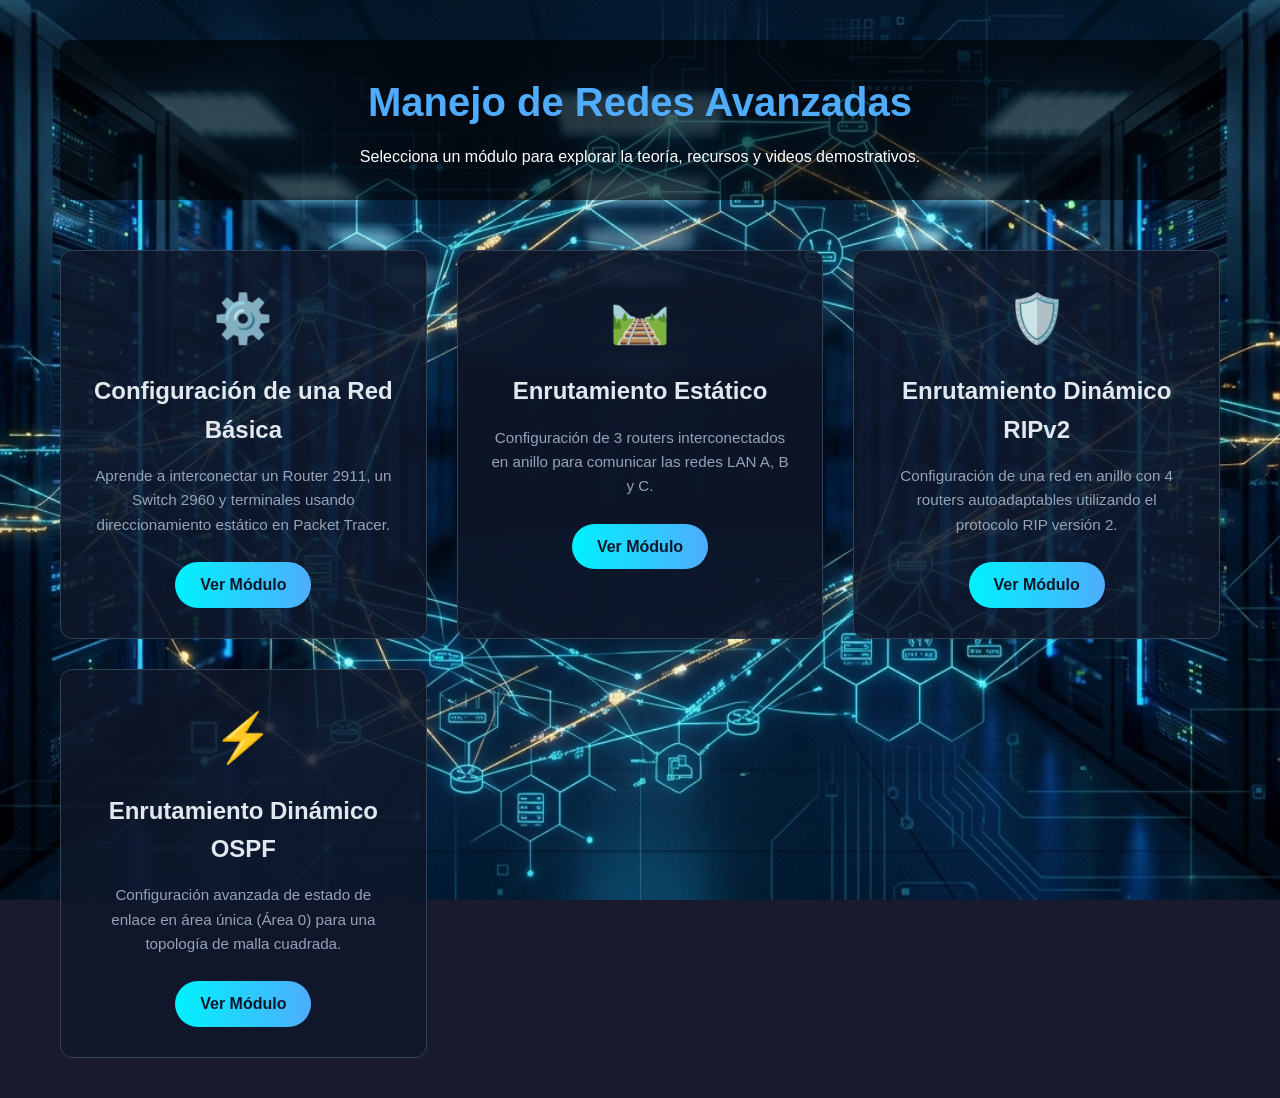
<file: index.html>
<!DOCTYPE html>
<html lang="es">
<head>
    <meta charset="UTF-8">
    <meta name="viewport" content="width=device-width, initial-scale=1.0">
    <title>Manejo de Redes Avanzadas</title>
    <link rel="stylesheet" href="css/styles.css">
</head>
<body>

    <div class="main-container">
        
        <header class="main-header">
            <h1>Manejo de Redes Avanzadas</h1>
            <p>Selecciona un módulo para explorar la teoría, recursos y videos demostrativos.</p>
        </header>

        <main class="grid-container">

            <div class="card">
                <div class="card-icon">⚙️</div>
                <h2>Configuración de una Red Básica</h2>
                <p>Aprende a interconectar un Router 2911, un Switch 2960 y terminales usando direccionamiento estático en Packet
                    Tracer.</p>
                <a href="pages/Red_Basica.html" class="card-btn">Ver Módulo</a>
            </div>

            <div class="card">
                <div class="card-icon">🛤️</div>
                <h2>Enrutamiento Estático </h2>
                <p>Configuración de 3 routers interconectados en anillo para comunicar las redes LAN A, B y C.</p>
                <a href="pages/Enrutamiento_Estatico.html" class="card-btn">Ver Módulo</a>
            </div>

            <div class="card">
                <div class="card-icon">🛡️</div>
                <h2>Enrutamiento Dinámico RIPv2</h2>
                <p>Configuración de una red en anillo con 4 routers autoadaptables utilizando el protocolo RIP versión 2.</p>
                <a href="pages/Enrutamiento_Dinamico_RIPv2.html" class="card-btn">Ver Módulo</a>
            </div>

            <div class="card">
                <div class="card-icon">
                    ⚡
                </div>
                <h2>Enrutamiento Dinámico OSPF</h2>
                <p>Configuración avanzada de estado de enlace en área única (Área 0) para una topología de malla cuadrada.</p>
                <a href="pages/Enrutamiento_Dinamico_OSPF.html" class="card-btn">Ver Módulo</a>
            </div>

        </main>

    </div>

</body>
</html>
</file>
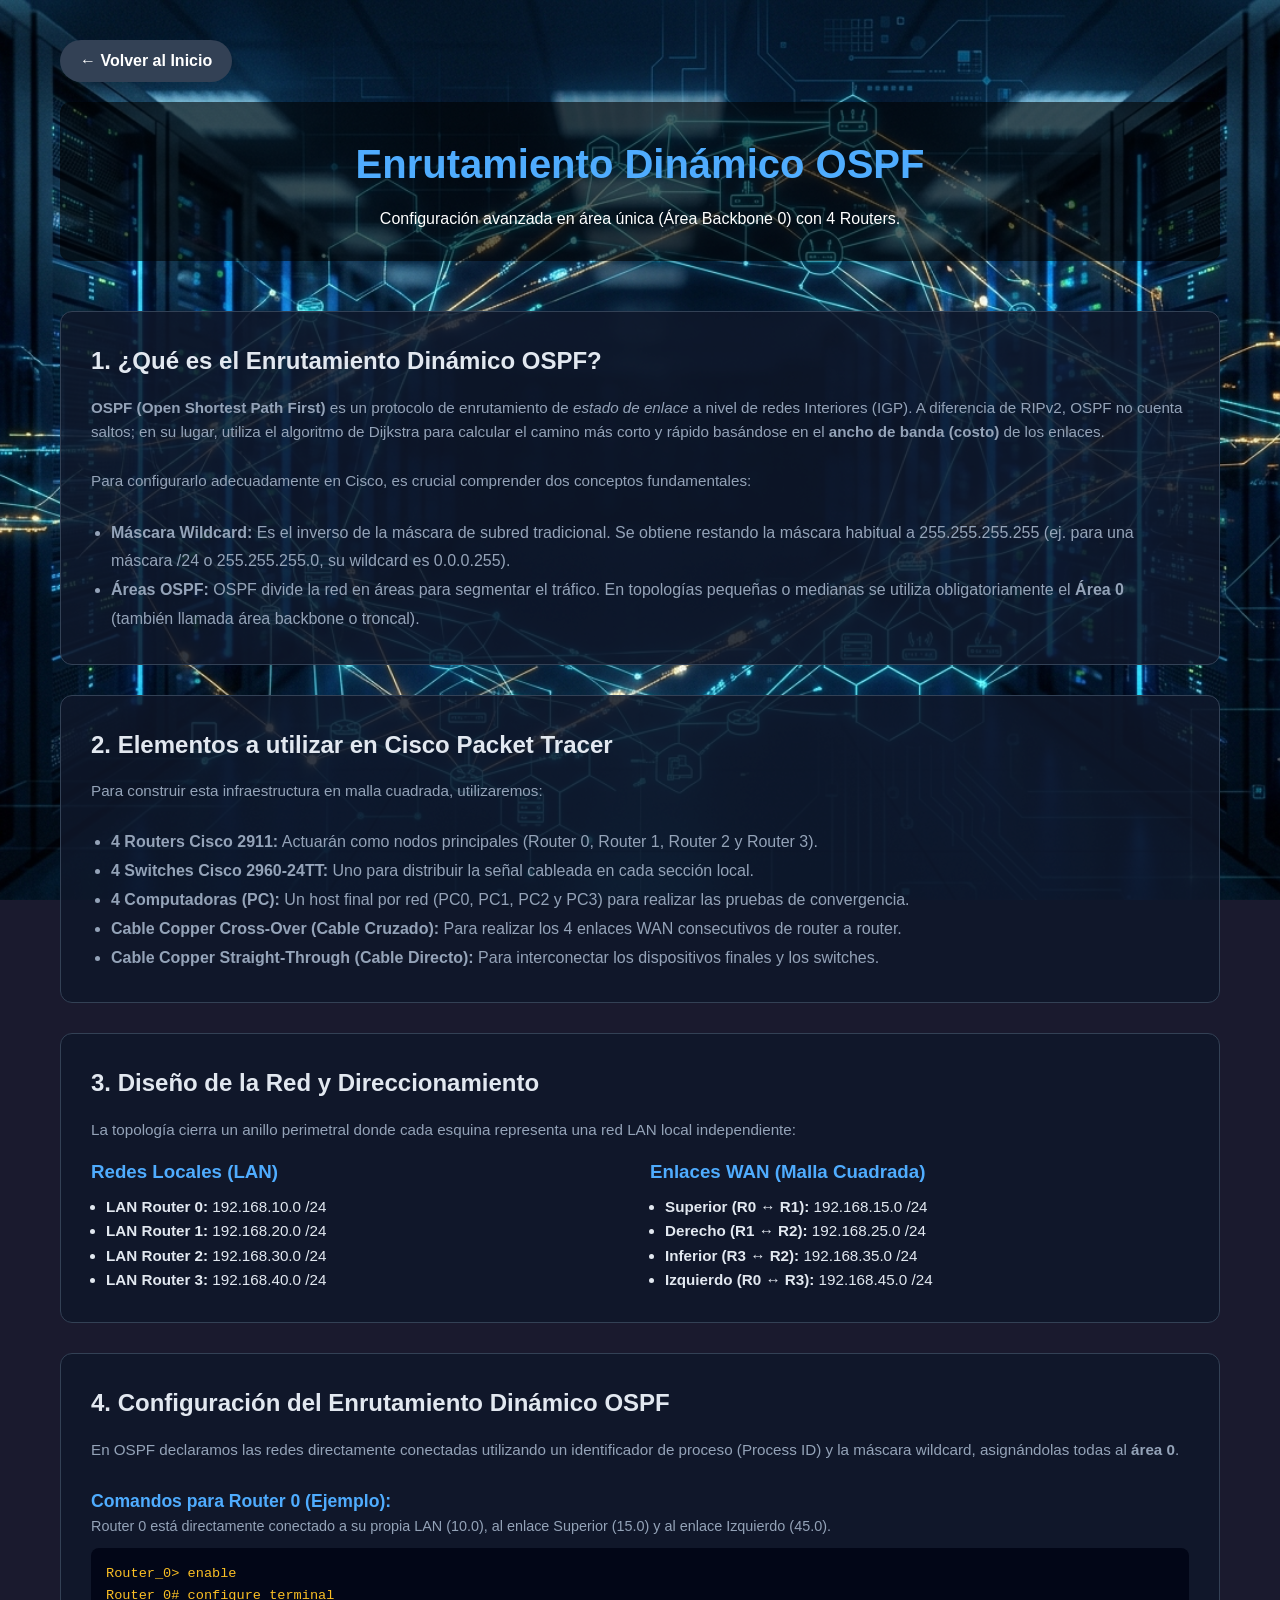
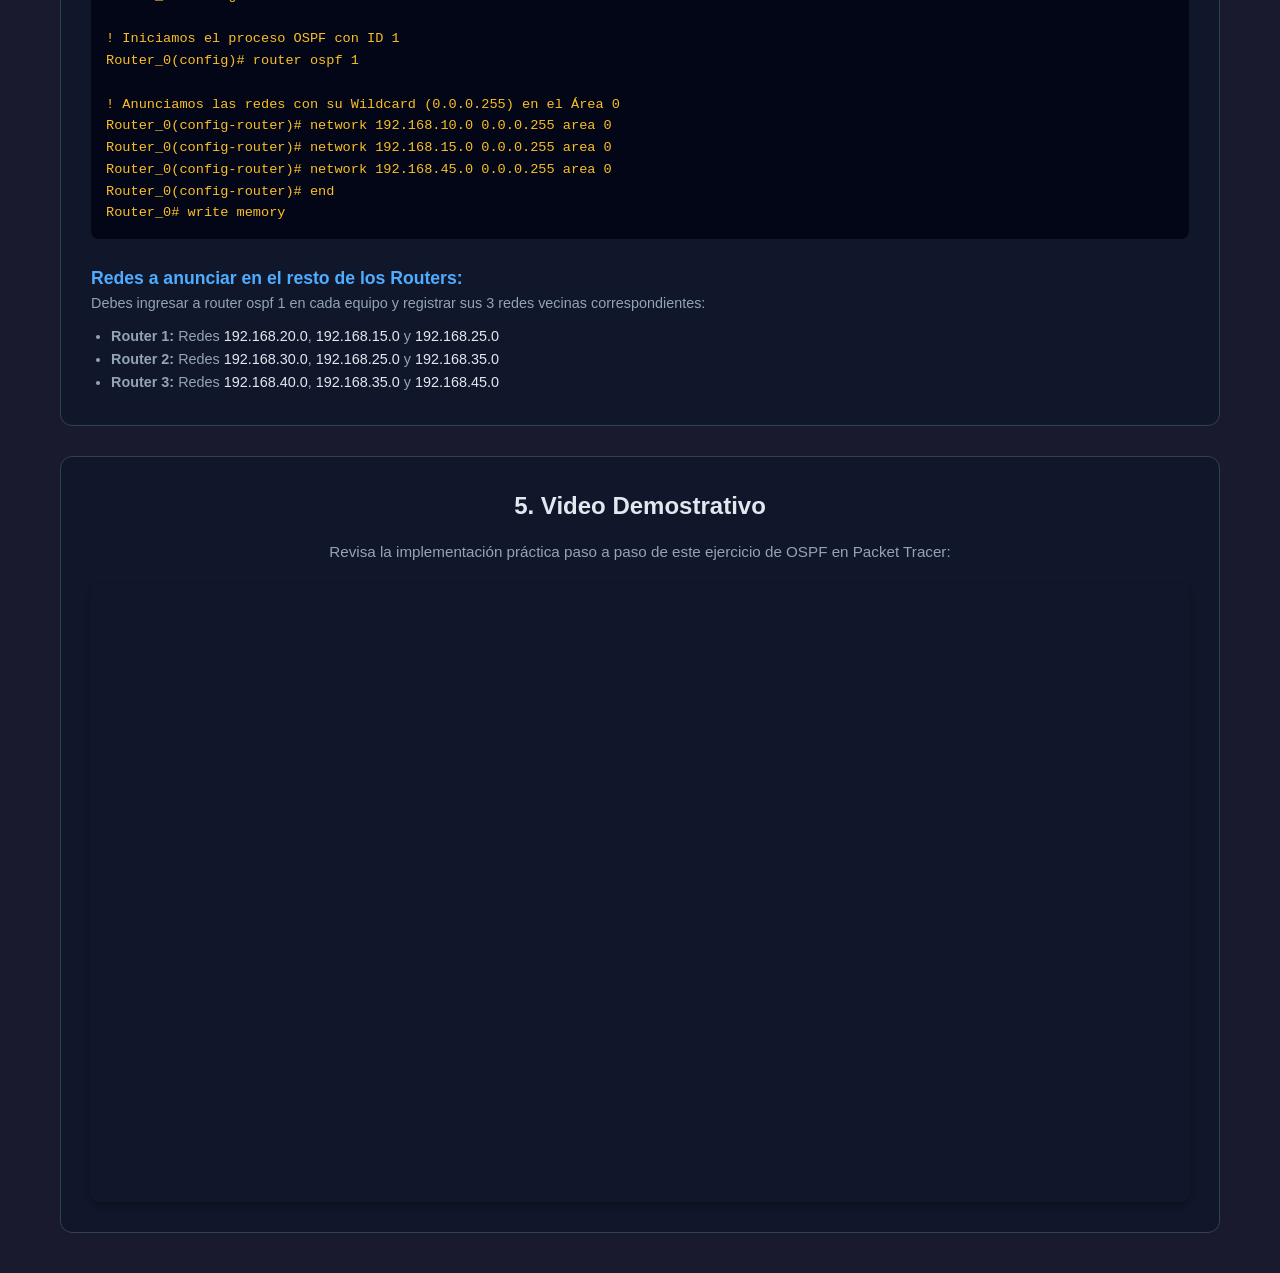
<file: pages/Enrutamiento_Dinamico_OSPF.html>
<!DOCTYPE html>
<html lang="es">
<head>
    <meta charset="UTF-8">
    <meta name="viewport" content="width=device-width, initial-scale=1.0">
    <title>Enrutamiento Dinámico OSPF</title>
    <link rel="stylesheet" href="../css/styles.css">
</head>
<body>

    <div class="main-container">
        
        <div style="margin-bottom: 20px;">
            <a href="../index.html" class="card-btn" style="background: #334155; color: #fff; padding: 8px 20px;">← Volver al Inicio</a>
        </div>

        <header class="main-header">
            <h1>Enrutamiento Dinámico OSPF</h1>
            <p>Configuración avanzada en área única (Área Backbone 0) con 4 Routers.</p>
        </header>

        <main style="display: flex; flex-direction: column; gap: 30px;">
            
            <section class="card" style="text-align: left;">
                <h2>1. ¿Qué es el Enrutamiento Dinámico OSPF?</h2>
                <p><strong>OSPF (Open Shortest Path First)</strong> es un protocolo de enrutamiento de <em>estado de enlace</em> a nivel de redes Interiores (IGP). A diferencia de RIPv2, OSPF no cuenta saltos; en su lugar, utiliza el algoritmo de Dijkstra para calcular el camino más corto y rápido basándose en el <strong>ancho de banda (costo)</strong> de los enlaces.</p>
                <p style="margin-top: 10px;">Para configurarlo adecuadamente en Cisco, es crucial comprender dos conceptos fundamentales:</p>
                <ul style="margin-left: 20px; color: #94a3b8; line-height: 1.8; margin-top: 5px;">
                    <li><strong>Máscara Wildcard:</strong> Es el inverso de la máscara de subred tradicional. Se obtiene restando la máscara habitual a 255.255.255.255 (ej. para una máscara /24 o 255.255.255.0, su wildcard es <code>0.0.0.255</code>).</li>
                    <li><strong>Áreas OSPF:</strong> OSPF divide la red en áreas para segmentar el tráfico. En topologías pequeñas o medianas se utiliza obligatoriamente el <strong>Área 0</strong> (también llamada área backbone o troncal).</li>
                </ul>
            </section>

            <section class="card" style="text-align: left;">
                <h2>2. Elementos a utilizar en Cisco Packet Tracer</h2>
                <p>Para construir esta infraestructura en malla cuadrada, utilizaremos:</p>
                <ul style="margin-left: 20px; color: #94a3b8; line-height: 1.8; margin-top: 10px;">
                    <li><strong>4 Routers Cisco 2911:</strong> Actuarán como nodos principales (Router 0, Router 1, Router 2 y Router 3).</li>
                    <li><strong>4 Switches Cisco 2960-24TT:</strong> Uno para distribuir la señal cableada en cada sección local.</li>
                    <li><strong>4 Computadoras (PC):</strong> Un host final por red (PC0, PC1, PC2 y PC3) para realizar las pruebas de convergencia.</li>
                    <li><strong>Cable Copper Cross-Over (Cable Cruzado):</strong> Para realizar los 4 enlaces WAN consecutivos de router a router.</li>
                    <li><strong>Cable Copper Straight-Through (Cable Directo):</strong> Para interconectar los dispositivos finales y los switches.</li>
                </ul>
            </section>

            <section class="card" style="text-align: left;">
                <h2>3. Diseño de la Red y Direccionamiento</h2>
                <p style="margin-bottom: 15px;">La topología cierra un anillo perimetral donde cada esquina representa una red LAN local independiente:</p>
                
                
                
                <div style="display: grid; grid-template-columns: repeat(auto-fit, minmax(280px, 1fr)); gap: 20px; margin-top: 15px;">
                    <div>
                        <h3 style="color: #4facfe; margin-bottom: 8px;">Redes Locales (LAN)</h3>
                        <ul style="color: #e2e8f0; font-size: 0.95rem; margin-left: 15px; line-height: 1.6;">
                            <li><strong>LAN Router 0:</strong> 192.168.10.0 /24</li>
                            <li><strong>LAN Router 1:</strong> 192.168.20.0 /24</li>
                            <li><strong>LAN Router 2:</strong> 192.168.30.0 /24</li>
                            <li><strong>LAN Router 3:</strong> 192.168.40.0 /24</li>
                        </ul>
                    </div>
                    <div>
                        <h3 style="color: #4facfe; margin-bottom: 8px;">Enlaces WAN (Malla Cuadrada)</h3>
                        <ul style="color: #e2e8f0; font-size: 0.95rem; margin-left: 15px; line-height: 1.6;">
                            <li><strong>Superior (R0 ↔ R1):</strong> 192.168.15.0 /24</li>
                            <li><strong>Derecho (R1 ↔ R2):</strong> 192.168.25.0 /24</li>
                            <li><strong>Inferior (R3 ↔ R2):</strong> 192.168.35.0 /24</li>
                            <li><strong>Izquierdo (R0 ↔ R3):</strong> 192.168.45.0 /24</li>
                        </ul>
                    </div>
                </div>
            </section>

            <section class="card" style="text-align: left;">
                <h2>4. Configuración del Enrutamiento Dinámico OSPF</h2>
                <p>En OSPF declaramos las redes directamente conectadas utilizando un identificador de proceso (Process ID) y la máscara wildcard, asignándolas todas al <strong>área 0</strong>.</p>
                
                <h3 style="color: #4facfe; margin-top: 15px; font-size: 1.1rem;">Comandos para Router 0 (Ejemplo):</h3>
                <p style="font-size: 0.9rem; color: #94a3b8; margin-bottom: 10px;">Router 0 está directamente conectado a su propia LAN (10.0), al enlace Superior (15.0) y al enlace Izquierdo (45.0).</p>
                
                <pre style="background-color: #020617; padding: 15px; border-radius: 8px; color: #fbbf24; font-family: 'Courier New', monospace; font-size: 0.85rem; overflow-x: auto;">
Router_0> enable
Router_0# configure terminal

! Iniciamos el proceso OSPF con ID 1
Router_0(config)# router ospf 1

! Anunciamos las redes con su Wildcard (0.0.0.255) en el Área 0
Router_0(config-router)# network 192.168.10.0 0.0.0.255 area 0
Router_0(config-router)# network 192.168.15.0 0.0.0.255 area 0
Router_0(config-router)# network 192.168.45.0 0.0.0.255 area 0
Router_0(config-router)# end
Router_0# write memory</pre>

                <h3 style="color: #4facfe; margin-top: 25px; font-size: 1.1rem;">Redes a anunciar en el resto de los Routers:</h3>
                <p style="font-size: 0.9rem; color: #94a3b8; margin-bottom: 10px;">Debes ingresar a <code>router ospf 1</code> en cada equipo y registrar sus 3 redes vecinas correspondientes:</p>
                <ul style="color: #94a3b8; font-size: 0.9rem; margin-left: 20px; line-height: 1.6;">
                    <li><strong>Router 1:</strong> Redes <code style="color:#e2e8f0">192.168.20.0</code>, <code style="color:#e2e8f0">192.168.15.0</code> y <code style="color:#e2e8f0">192.168.25.0</code></li>
                    <li><strong>Router 2:</strong> Redes <code style="color:#e2e8f0">192.168.30.0</code>, <code style="color:#e2e8f0">192.168.25.0</code> y <code style="color:#e2e8f0">192.168.35.0</code></li>
                    <li><strong>Router 3:</strong> Redes <code style="color:#e2e8f0">192.168.40.0</code>, <code style="color:#e2e8f0">192.168.35.0</code> y <code style="color:#e2e8f0">192.168.45.0</code></li>
                </ul>
            </section>

            <section class="card">
                <h2>5. Video Demostrativo</h2>
                <p style="margin-bottom: 20px;">Revisa la implementación práctica paso a paso de este ejercicio de OSPF en Packet Tracer:</p>
                
                <div style="position: relative; padding-bottom: 56.25%; height: 0; overflow: hidden; max-width: 100%; border-radius: 8px; box-shadow: 0 4px 6px rgba(0,0,0,0.3);">
                    <iframe 
                        style="position: absolute; top: 0; left: 0; width: 100%; height: 100%; border: none;"
                        src="https://www.youtube.com/embed/l46lUtp3ZLU" 
                        title="Video tutorial OSPF Packet Tracer" 
                        allow="accelerometer; autoplay; clipboard-write; encrypted-media; gyroscope; picture-in-picture; web-share" 
                        allowfullscreen>
                    </iframe>
                </div>
            </section>

        </main>
    </div>

</body>
</html>
</file>
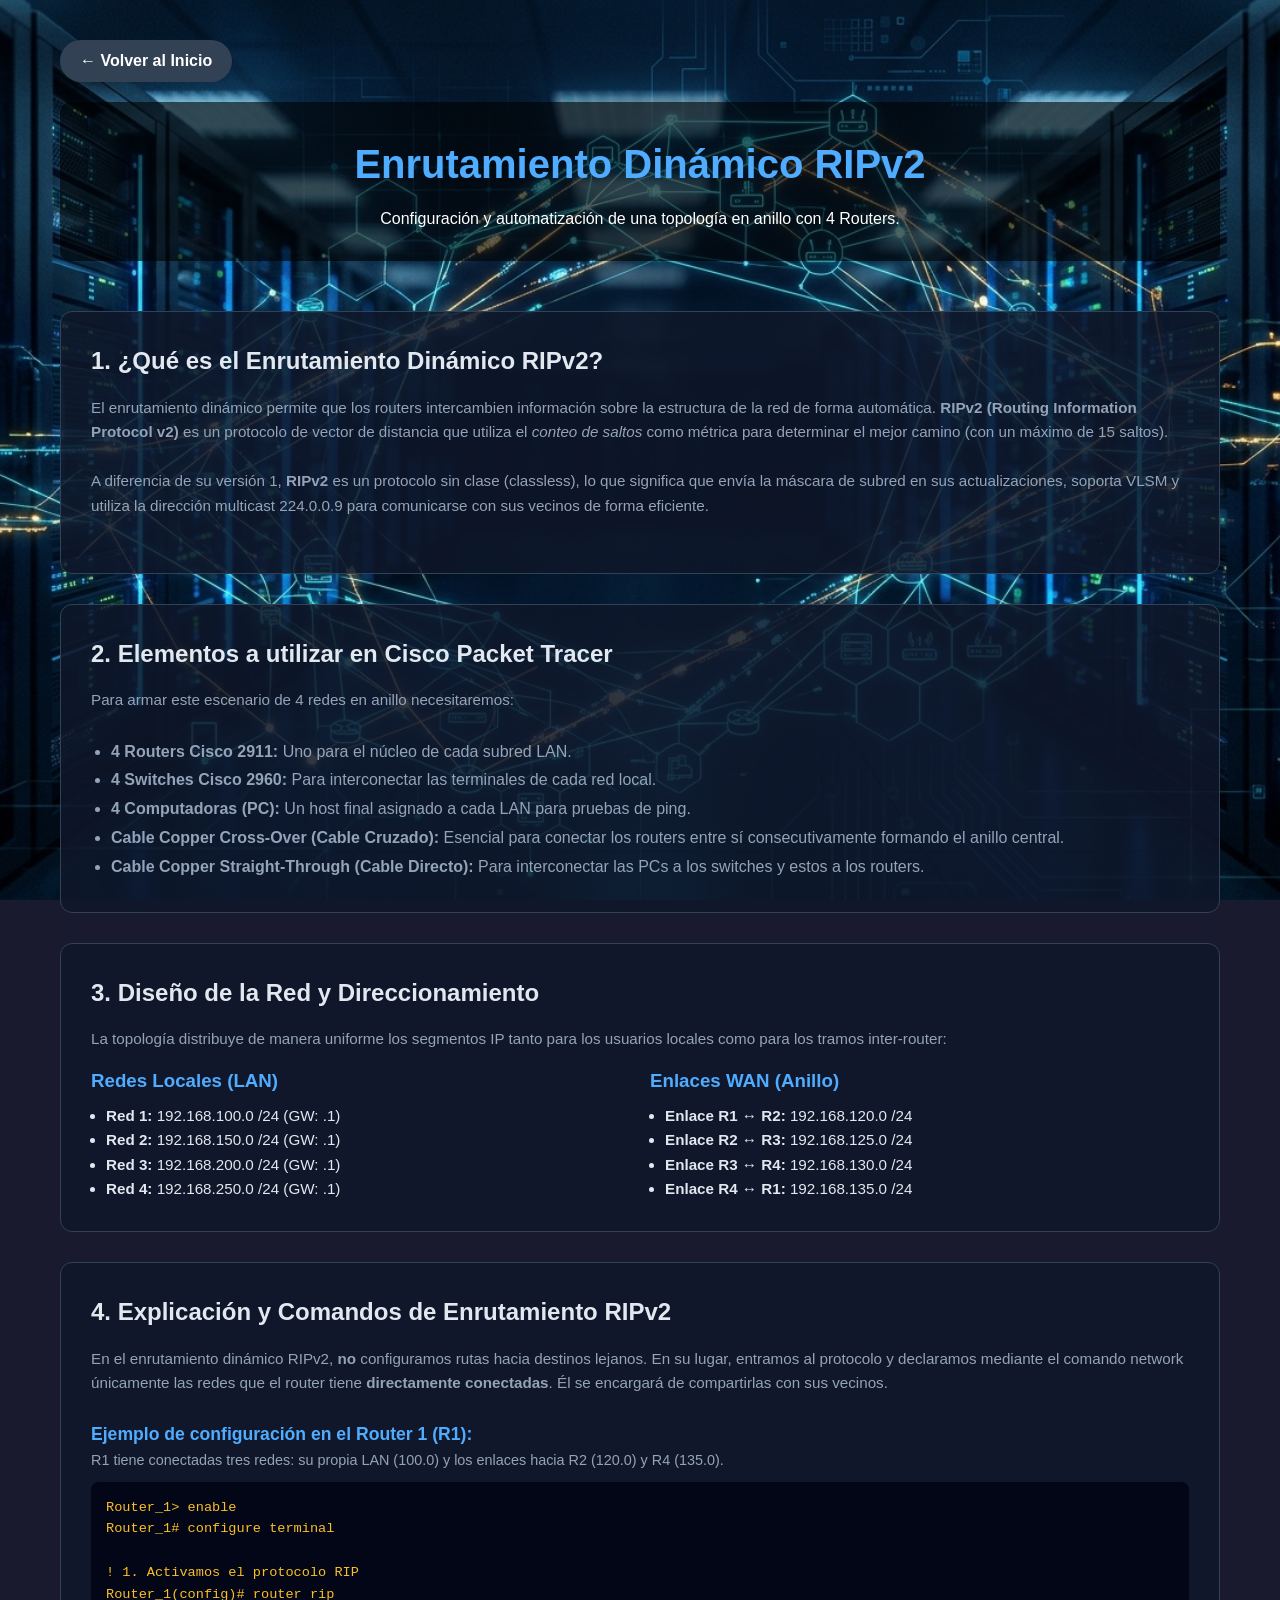
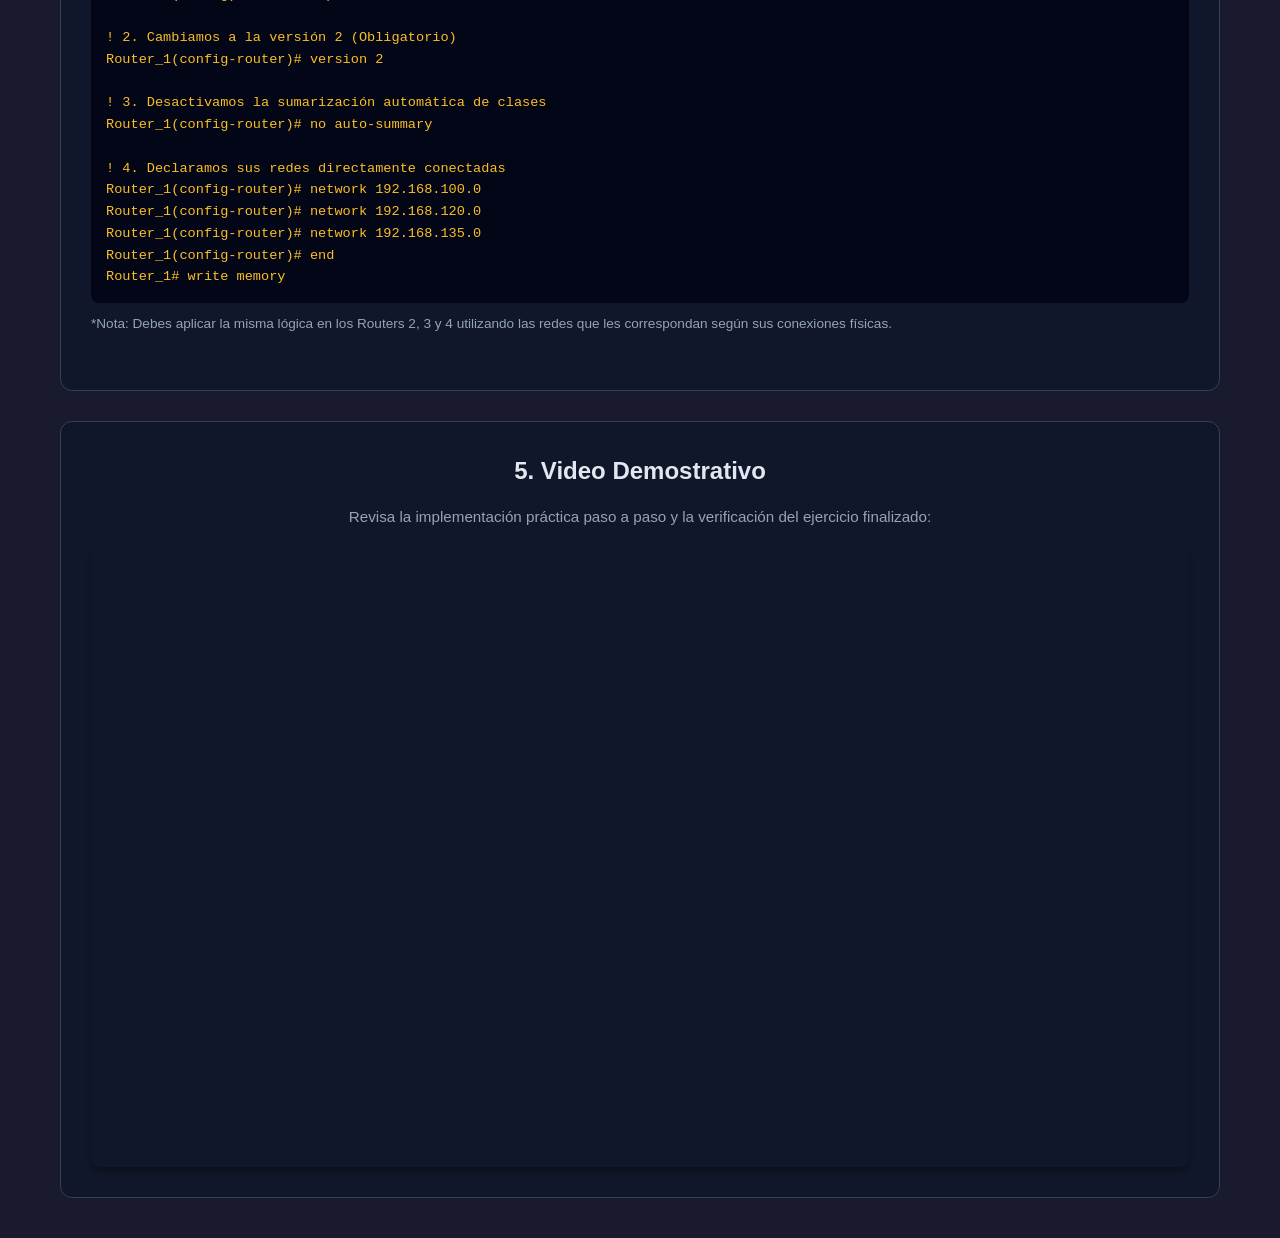
<file: pages/Enrutamiento_Dinamico_RIPv2.html>
<!DOCTYPE html>
<html lang="es">
<head>
    <meta charset="UTF-8">
    <meta name="viewport" content="width=device-width, initial-scale=1.0">
    <title>Enrutamiento Dinámico RIPv2</title>
    <link rel="stylesheet" href="../css/styles.css">
</head>
<body>

    <div class="main-container">
        
        <div style="margin-bottom: 20px;">
            <a href="../index.html" class="card-btn" style="background: #334155; color: #fff; padding: 8px 20px;">← Volver al Inicio</a>
        </div>

        <header class="main-header">
            <h1>Enrutamiento Dinámico RIPv2</h1>
            <p>Configuración y automatización de una topología en anillo con 4 Routers.</p>
        </header>

        <main style="display: flex; flex-direction: column; gap: 30px;">
            
            <section class="card" style="text-align: left;">
                <h2>1. ¿Qué es el Enrutamiento Dinámico RIPv2?</h2>
                <p>El enrutamiento dinámico permite que los routers intercambien información sobre la estructura de la red de forma automática. <strong>RIPv2 (Routing Information Protocol v2)</strong> es un protocolo de vector de distancia que utiliza el <em>conteo de saltos</em> como métrica para determinar el mejor camino (con un máximo de 15 saltos).</p>
                <p style="margin-top: 10px;">A diferencia de su versión 1, <strong>RIPv2</strong> es un protocolo sin clase (classless), lo que significa que envía la máscara de subred en sus actualizaciones, soporta VLSM y utiliza la dirección multicast <code>224.0.0.9</code> para comunicarse con sus vecinos de forma eficiente.</p>
            </section>

            <section class="card" style="text-align: left;">
                <h2>2. Elementos a utilizar en Cisco Packet Tracer</h2>
                <p>Para armar este escenario de 4 redes en anillo necesitaremos:</p>
                <ul style="margin-left: 20px; color: #94a3b8; line-height: 1.8; margin-top: 10px;">
                    <li><strong>4 Routers Cisco 2911:</strong> Uno para el núcleo de cada subred LAN.</li>
                    <li><strong>4 Switches Cisco 2960:</strong> Para interconectar las terminales de cada red local.</li>
                    <li><strong>4 Computadoras (PC):</strong> Un host final asignado a cada LAN para pruebas de ping.</li>
                    <li><strong>Cable Copper Cross-Over (Cable Cruzado):</strong> Esencial para conectar los routers entre sí consecutivamente formando el anillo central.</li>
                    <li><strong>Cable Copper Straight-Through (Cable Directo):</strong> Para interconectar las PCs a los switches y estos a los routers.</li>
                </ul>
            </section>

            <section class="card" style="text-align: left;">
                <h2>3. Diseño de la Red y Direccionamiento</h2>
                <p style="margin-bottom: 15px;">La topología distribuye de manera uniforme los segmentos IP tanto para los usuarios locales como para los tramos inter-router:</p>
                
                <div style="display: grid; grid-template-columns: repeat(auto-fit, minmax(280px, 1fr)); gap: 20px;">
                    <div>
                        <h3 style="color: #4facfe; margin-bottom: 8px;">Redes Locales (LAN)</h3>
                        <ul style="color: #e2e8f0; font-size: 0.95rem; margin-left: 15px; line-height: 1.6;">
                            <li><strong>Red 1:</strong> 192.168.100.0 /24 (GW: .1)</li>
                            <li><strong>Red 2:</strong> 192.168.150.0 /24 (GW: .1)</li>
                            <li><strong>Red 3:</strong> 192.168.200.0 /24 (GW: .1)</li>
                            <li><strong>Red 4:</strong> 192.168.250.0 /24 (GW: .1)</li>
                        </ul>
                    </div>
                    <div>
                        <h3 style="color: #4facfe; margin-bottom: 8px;">Enlaces WAN (Anillo)</h3>
                        <ul style="color: #e2e8f0; font-size: 0.95rem; margin-left: 15px; line-height: 1.6;">
                            <li><strong>Enlace R1 ↔ R2:</strong> 192.168.120.0 /24</li>
                            <li><strong>Enlace R2 ↔ R3:</strong> 192.168.125.0 /24</li>
                            <li><strong>Enlace R3 ↔ R4:</strong> 192.168.130.0 /24</li>
                            <li><strong>Enlace R4 ↔ R1:</strong> 192.168.135.0 /24</li>
                        </ul>
                    </div>
                </div>
            </section>

            <section class="card" style="text-align: left;">
                <h2>4. Explicación y Comandos de Enrutamiento RIPv2</h2>
                <p>En el enrutamiento dinámico RIPv2, <strong>no</strong> configuramos rutas hacia destinos lejanos. En su lugar, entramos al protocolo y declaramos mediante el comando <code>network</code> únicamente las redes que el router tiene <strong>directamente conectadas</strong>. Él se encargará de compartirlas con sus vecinos.</p>
                
                <h3 style="color: #4facfe; margin-top: 15px; font-size: 1.1rem;">Ejemplo de configuración en el Router 1 (R1):</h3>
                <p style="font-size: 0.9rem; color: #94a3b8; margin-bottom: 10px;">R1 tiene conectadas tres redes: su propia LAN (100.0) y los enlaces hacia R2 (120.0) y R4 (135.0).</p>
                
                <pre style="background-color: #020617; padding: 15px; border-radius: 8px; color: #fbbf24; font-family: 'Courier New', monospace; font-size: 0.85rem; overflow-x: auto;">
Router_1> enable
Router_1# configure terminal

! 1. Activamos el protocolo RIP
Router_1(config)# router rip

! 2. Cambiamos a la versión 2 (Obligatorio)
Router_1(config-router)# version 2

! 3. Desactivamos la sumarización automática de clases
Router_1(config-router)# no auto-summary

! 4. Declaramos sus redes directamente conectadas
Router_1(config-router)# network 192.168.100.0
Router_1(config-router)# network 192.168.120.0
Router_1(config-router)# network 192.168.135.0
Router_1(config-router)# end
Router_1# write memory</pre>
                <p style="font-size: 0.85rem; margin-top: 10px; color: #94a3b8;">*Nota: Debes aplicar la misma lógica en los Routers 2, 3 y 4 utilizando las redes que les correspondan según sus conexiones físicas.</p>
            </section>

            <section class="card">
                <h2>5. Video Demostrativo</h2>
                <p style="margin-bottom: 20px;">Revisa la implementación práctica paso a paso y la verificación del ejercicio finalizado:</p>
                
                <div style="position: relative; padding-bottom: 56.25%; height: 0; overflow: hidden; max-width: 100%; border-radius: 8px; box-shadow: 0 4px 6px rgba(0,0,0,0.3);">
                    <iframe 
                        style="position: absolute; top: 0; left: 0; width: 100%; height: 100%; border: none;"
                        src="https://www.youtube.com/embed/ih7lxPGLiFk" 
                        title="Video tutorial RIPv2 Packet Tracer" 
                        allow="accelerometer; autoplay; clipboard-write; encrypted-media; gyroscope; picture-in-picture; web-share" 
                        allowfullscreen>
                    </iframe>
                </div>
            </section>

        </main>
    </div>

</body>
</html>
</file>
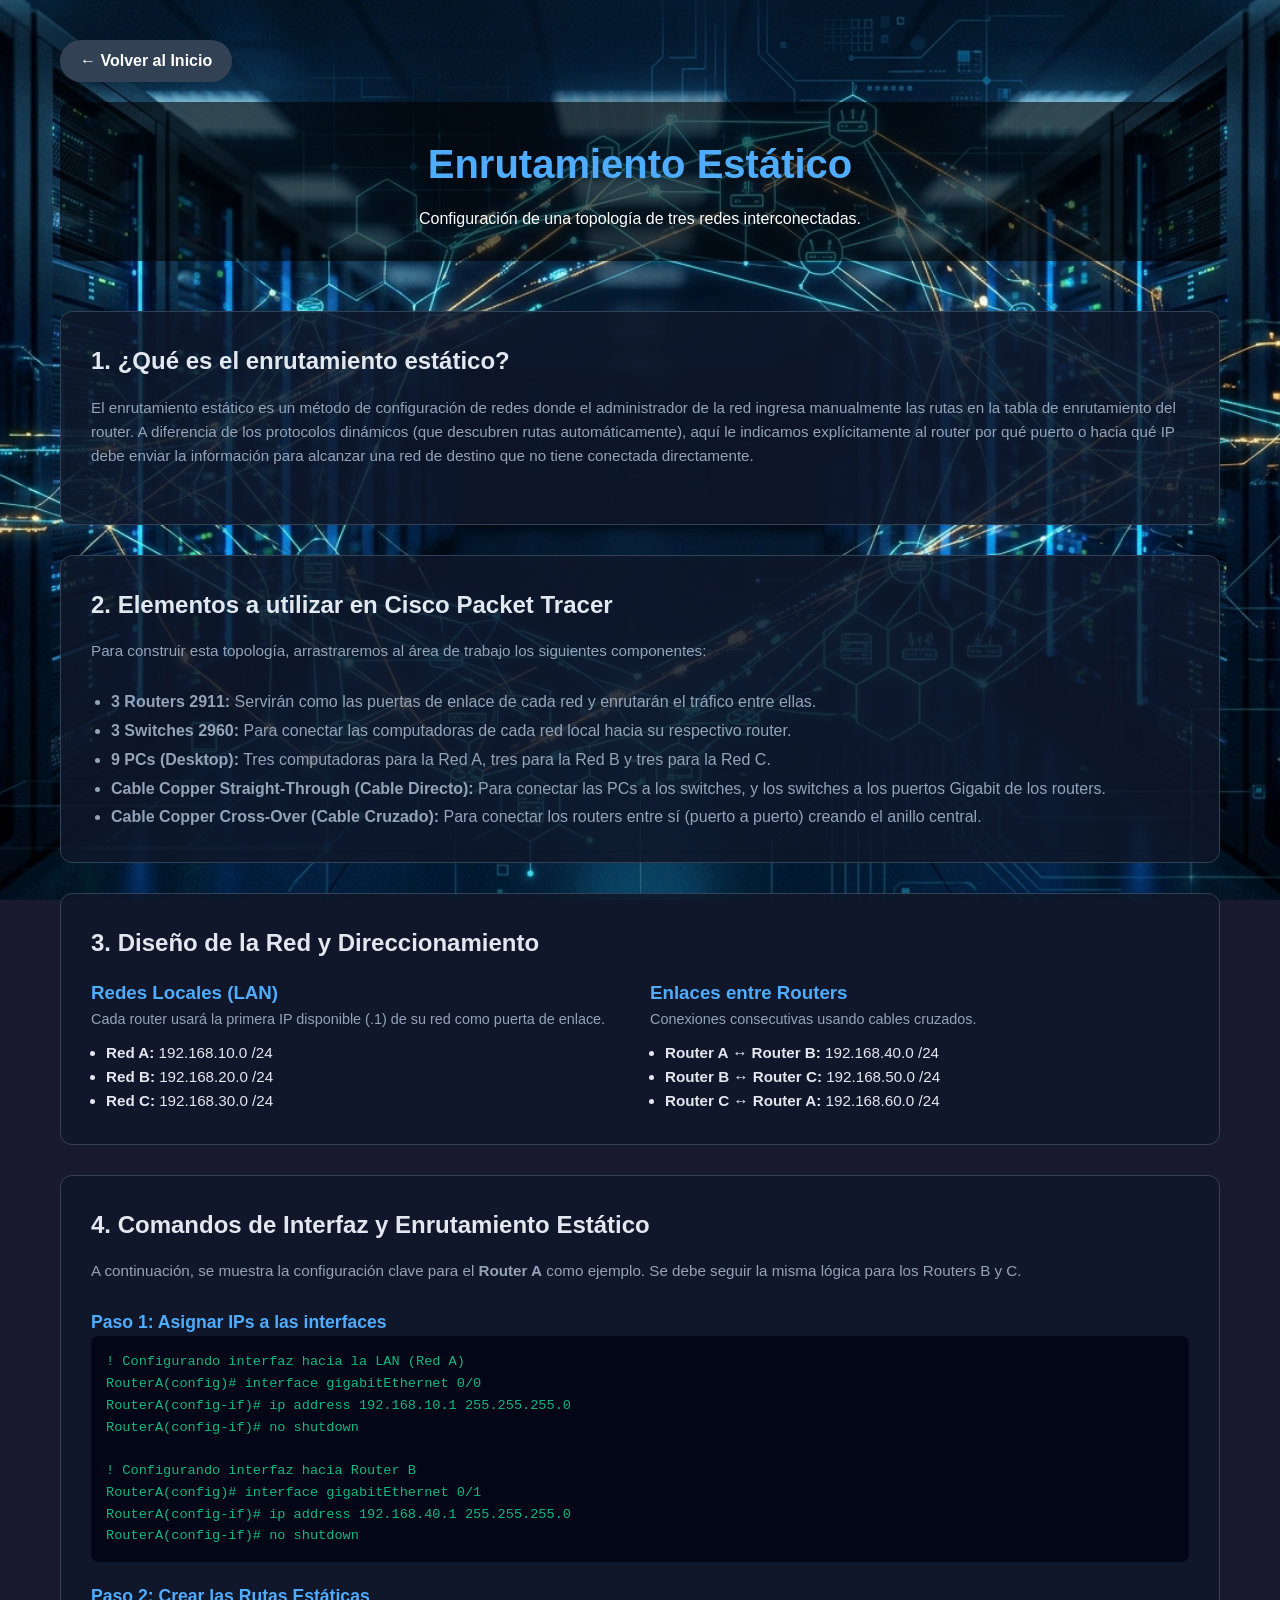
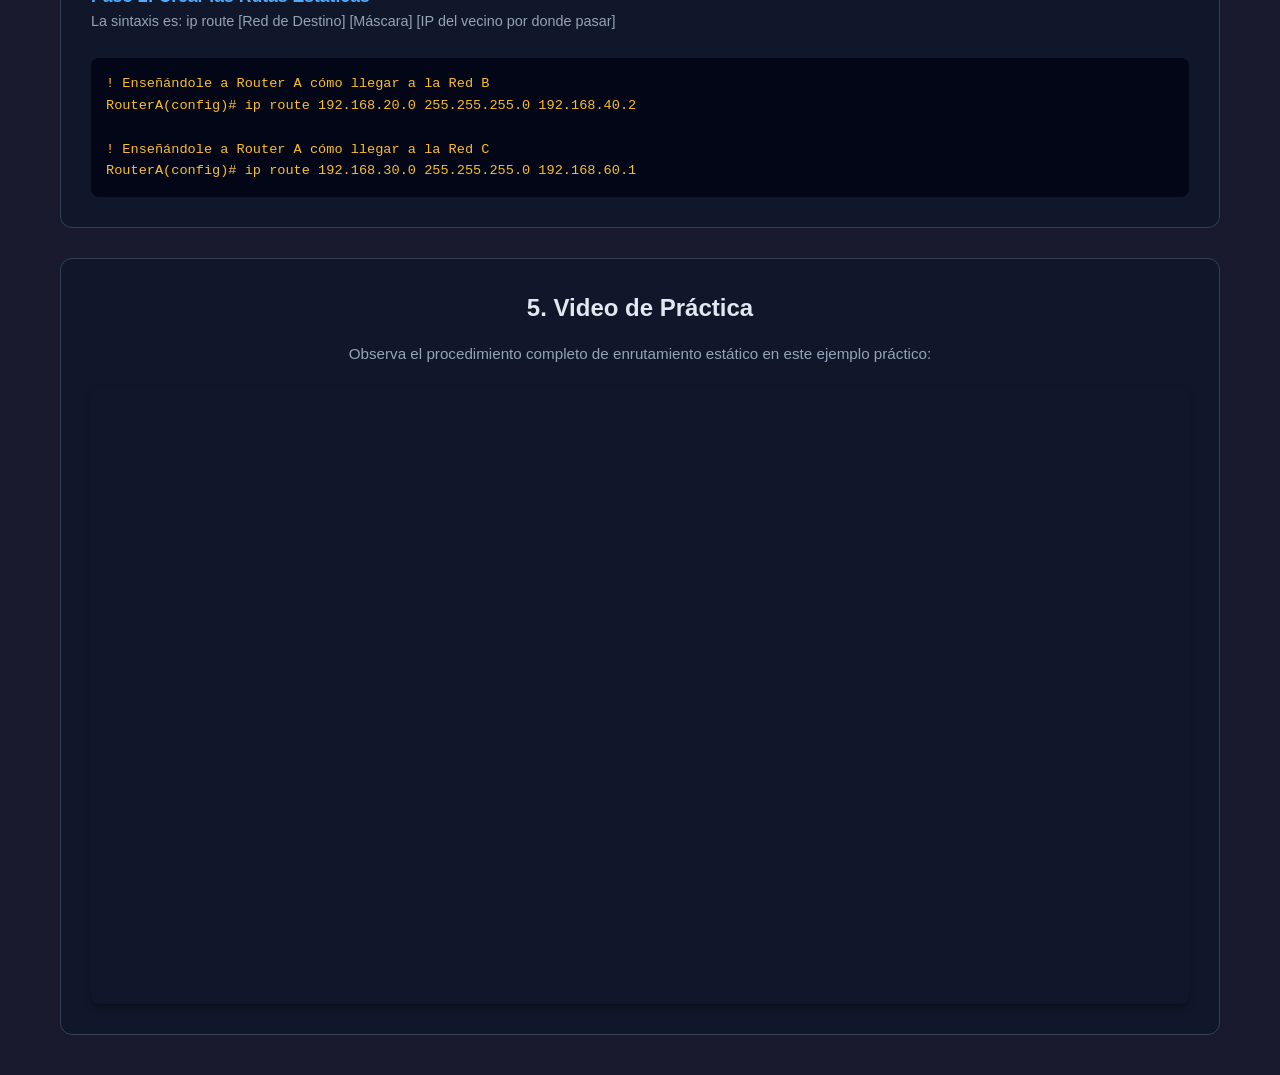
<file: pages/Enrutamiento_Estatico.html>
<!DOCTYPE html>
<html lang="es">
<head>
    <meta charset="UTF-8">
    <meta name="viewport" content="width=device-width, initial-scale=1.0">
    <title>Enrutamiento Estático - Red Triangular</title>
    <link rel="stylesheet" href="../css/styles.css">
</head>
<body>

    <div class="main-container">
        
        <div style="margin-bottom: 20px;">
            <a href="../index.html" class="card-btn" style="background: #334155; color: #fff; padding: 8px 20px;">← Volver al Inicio</a>
        </div>

        <header class="main-header">
            <h1>Enrutamiento Estático</h1>
            <p>Configuración de una topología de tres redes interconectadas.</p>
        </header>

        <main style="display: flex; flex-direction: column; gap: 30px;">
            
            <section class="card" style="text-align: left;">
                <h2>1. ¿Qué es el enrutamiento estático?</h2>
                <p>El enrutamiento estático es un método de configuración de redes donde el administrador de la red ingresa manualmente las rutas en la tabla de enrutamiento del router. A diferencia de los protocolos dinámicos (que descubren rutas automáticamente), aquí le indicamos explícitamente al router por qué puerto o hacia qué IP debe enviar la información para alcanzar una red de destino que no tiene conectada directamente.</p>
            </section>

            <section class="card" style="text-align: left;">
                <h2>2. Elementos a utilizar en Cisco Packet Tracer</h2>
                <p>Para construir esta topología, arrastraremos al área de trabajo los siguientes componentes:</p>
                <ul style="margin-left: 20px; color: #94a3b8; line-height: 1.8; margin-top: 10px;">
                    <li><strong>3 Routers 2911:</strong> Servirán como las puertas de enlace de cada red y enrutarán el tráfico entre ellas.</li>
                    <li><strong>3 Switches 2960:</strong> Para conectar las computadoras de cada red local hacia su respectivo router.</li>
                    <li><strong>9 PCs (Desktop):</strong> Tres computadoras para la Red A, tres para la Red B y tres para la Red C.</li>
                    <li><strong>Cable Copper Straight-Through (Cable Directo):</strong> Para conectar las PCs a los switches, y los switches a los puertos Gigabit de los routers.</li>
                    <li><strong>Cable Copper Cross-Over (Cable Cruzado):</strong> Para conectar los routers entre sí (puerto a puerto) creando el anillo central.</li>
                </ul>
            </section>

            <section class="card" style="text-align: left;">
                <h2>3. Diseño de la Red y Direccionamiento</h2>
                <div style="display: grid; grid-template-columns: repeat(auto-fit, minmax(250px, 1fr)); gap: 20px; margin-top: 15px;">
                    <div>
                        <h3 style="color: #4facfe;">Redes Locales (LAN)</h3>
                        <p style="font-size: 0.9rem; color: #94a3b8; margin-bottom: 10px;">Cada router usará la primera IP disponible (.1) de su red como puerta de enlace.</p>
                        <ul style="color: #e2e8f0; font-size: 0.95rem; margin-left: 15px;">
                            <li><strong>Red A:</strong> 192.168.10.0 /24</li>
                            <li><strong>Red B:</strong> 192.168.20.0 /24</li>
                            <li><strong>Red C:</strong> 192.168.30.0 /24</li>
                        </ul>
                    </div>
                    <div>
                        <h3 style="color: #4facfe;">Enlaces entre Routers</h3>
                        <p style="font-size: 0.9rem; color: #94a3b8; margin-bottom: 10px;">Conexiones consecutivas usando cables cruzados.</p>
                        <ul style="color: #e2e8f0; font-size: 0.95rem; margin-left: 15px;">
                            <li><strong>Router A ↔ Router B:</strong> 192.168.40.0 /24</li>
                            <li><strong>Router B ↔ Router C:</strong> 192.168.50.0 /24</li>
                            <li><strong>Router C ↔ Router A:</strong> 192.168.60.0 /24</li>
                        </ul>
                    </div>
                </div>
            </section>

            <section class="card" style="text-align: left;">
                <h2>4. Comandos de Interfaz y Enrutamiento Estático</h2>
                <p>A continuación, se muestra la configuración clave para el <strong>Router A</strong> como ejemplo. Se debe seguir la misma lógica para los Routers B y C.</p>
                
                <h3 style="color: #4facfe; margin-top: 15px; font-size: 1.1rem;">Paso 1: Asignar IPs a las interfaces</h3>
                <pre style="background-color: #020617; padding: 15px; border-radius: 8px; color: #10b981; font-family: 'Courier New', monospace; font-size: 0.85rem; overflow-x: auto;">
! Configurando interfaz hacia la LAN (Red A)
RouterA(config)# interface gigabitEthernet 0/0
RouterA(config-if)# ip address 192.168.10.1 255.255.255.0
RouterA(config-if)# no shutdown

! Configurando interfaz hacia Router B
RouterA(config)# interface gigabitEthernet 0/1
RouterA(config-if)# ip address 192.168.40.1 255.255.255.0
RouterA(config-if)# no shutdown</pre>

                <h3 style="color: #4facfe; margin-top: 20px; font-size: 1.1rem;">Paso 2: Crear las Rutas Estáticas</h3>
                <p style="font-size: 0.9rem; color: #94a3b8;">La sintaxis es: <code>ip route [Red de Destino] [Máscara] [IP del vecino por donde pasar]</code></p>
                <pre style="background-color: #020617; padding: 15px; border-radius: 8px; color: #fbbf24; font-family: 'Courier New', monospace; font-size: 0.85rem; overflow-x: auto;">
! Enseñándole a Router A cómo llegar a la Red B
RouterA(config)# ip route 192.168.20.0 255.255.255.0 192.168.40.2

! Enseñándole a Router A cómo llegar a la Red C
RouterA(config)# ip route 192.168.30.0 255.255.255.0 192.168.60.1</pre>
            </section>

            <section class="card">
                <h2>5. Video de Práctica</h2>
                <p style="margin-bottom: 20px;">Observa el procedimiento completo de enrutamiento estático en este ejemplo práctico:</p>
                
                <div style="position: relative; padding-bottom: 56.25%; height: 0; overflow: hidden; max-width: 100%; border-radius: 8px; box-shadow: 0 4px 6px rgba(0,0,0,0.3);">
                    <iframe 
                        style="position: absolute; top: 0; left: 0; width: 100%; height: 100%; border: none;"
                        src="https://www.youtube.com/embed/cXTjZs1oObE" 
                        title="Video tutorial enrutamiento estático" 
                        allow="accelerometer; autoplay; clipboard-write; encrypted-media; gyroscope; picture-in-picture; web-share" 
                        allowfullscreen>
                    </iframe>
                </div>
            </section>

        </main>
    </div>

</body>
</html>
</file>
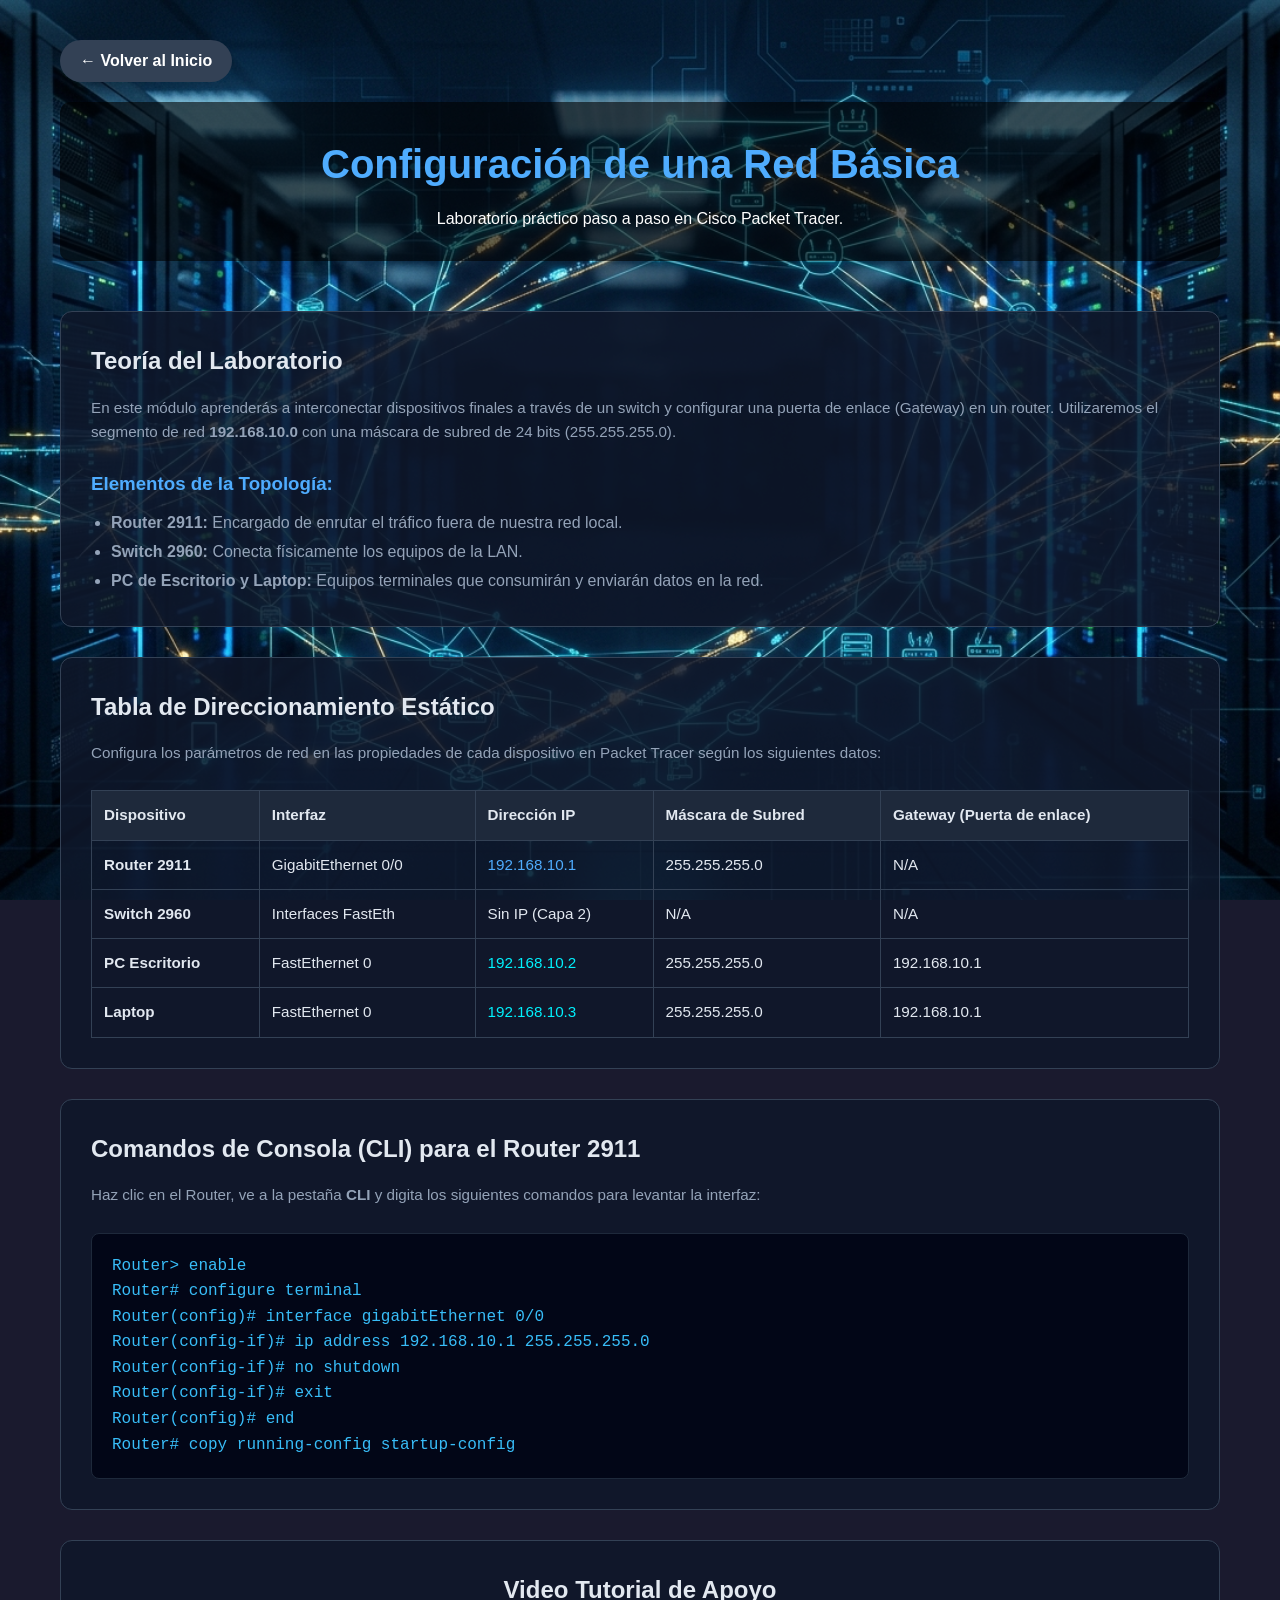
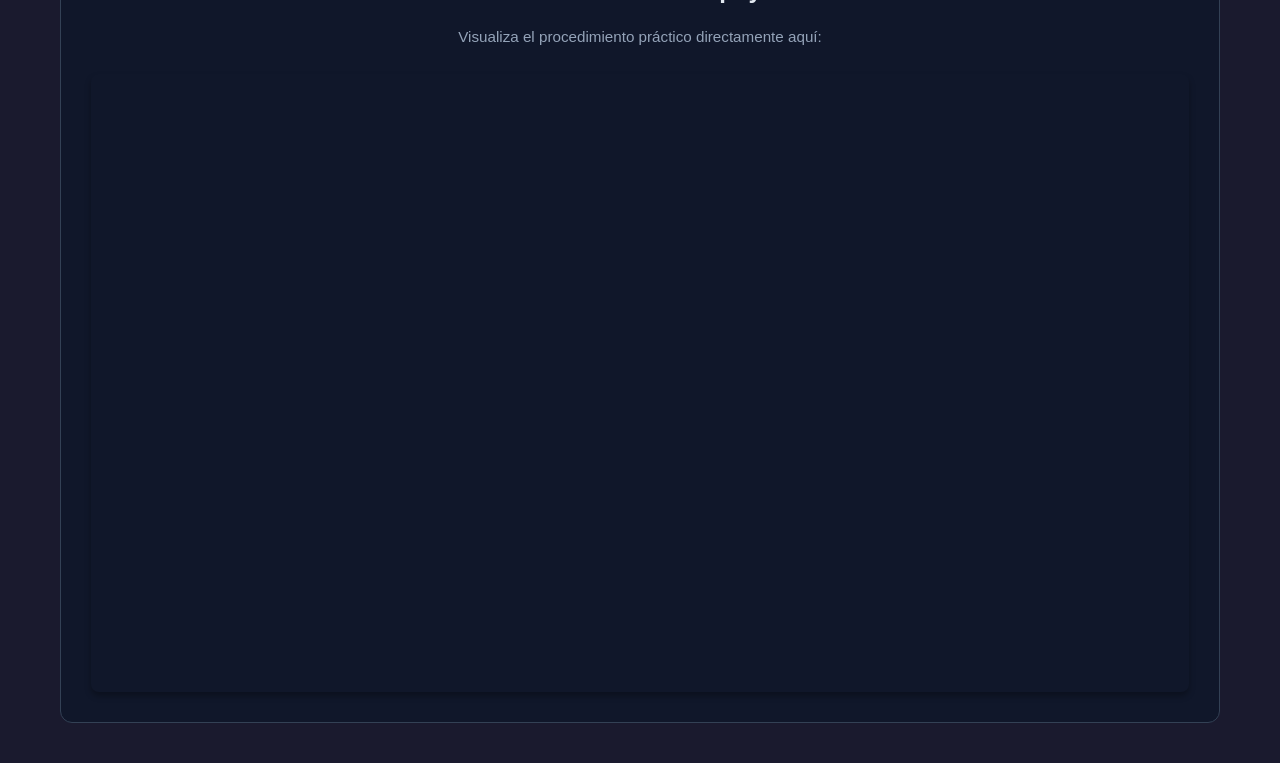
<file: pages/Red_Basica.html>
<!DOCTYPE html>
<html lang="es">
<head>
    <meta charset="UTF-8">
    <meta name="viewport" content="width=device-width, initial-scale=1.0">
    <title>Configuración de una Red Básica</title>
    <link rel="stylesheet" href="../css/styles.css">
</head>
<body>

    <div class="main-container">
        
        <div style="margin-bottom: 20px;">
            <a href="../index.html" class="card-btn" style="background: #334155; color: #fff; padding: 8px 20px;">← Volver al Inicio</a>
        </div>

        <header class="main-header">
            <h1>Configuración de una Red Básica</h1>
            <p>Laboratorio práctico paso a paso en Cisco Packet Tracer.</p>
        </header>

        <main style="display: flex; flex-direction: column; gap: 30px;">
            
            <section class="card" style="text-align: left;">
                <h2>Teoría del Laboratorio</h2>
                <p>En este módulo aprenderás a interconectar dispositivos finales a través de un switch y configurar una puerta de enlace (Gateway) en un router. Utilizaremos el segmento de red <strong>192.168.10.0</strong> con una máscara de subred de 24 bits (255.255.255.0).</p>
                
                <h3 style="color: #4facfe; margin-top: 20px; margin-bottom: 10px;">Elementos de la Topología:</h3>
                <ul style="margin-left: 20px; color: #94a3b8; line-height: 1.8;">
                    <li><strong>Router 2911:</strong> Encargado de enrutar el tráfico fuera de nuestra red local.</li>
                    <li><strong>Switch 2960:</strong> Conecta físicamente los equipos de la LAN.</li>
                    <li><strong>PC de Escritorio y Laptop:</strong> Equipos terminales que consumirán y enviarán datos en la red.</li>
                </ul>
            </section>

            <section class="card" style="text-align: left;">
                <h2>Tabla de Direccionamiento Estático</h2>
                <p>Configura los parámetros de red en las propiedades de cada dispositivo en Packet Tracer según los siguientes datos:</p>
                
                <table style="width: 100%; margin-top: 20px; border-collapse: collapse; color: #e2e8f0; font-size: 0.95rem;">
                    <thead>
                        <tr style="background-color: #1e293b; text-align: left;">
                            <th style="padding: 12px; border: 1px solid #334155;">Dispositivo</th>
                            <th style="padding: 12px; border: 1px solid #334155;">Interfaz</th>
                            <th style="padding: 12px; border: 1px solid #334155;">Dirección IP</th>
                            <th style="padding: 12px; border: 1px solid #334155;">Máscara de Subred</th>
                            <th style="padding: 12px; border: 1px solid #334155;">Gateway (Puerta de enlace)</th>
                        </tr>
                    </thead>
                    <tbody>
                        <tr>
                            <td style="padding: 12px; border: 1px solid #334155;"><strong>Router 2911</strong></td>
                            <td style="padding: 12px; border: 1px solid #334155;">GigabitEthernet 0/0</td>
                            <td style="padding: 12px; border: 1px solid #334155; color: #4facfe;">192.168.10.1</td>
                            <td style="padding: 12px; border: 1px solid #334155;">255.255.255.0</td>
                            <td style="padding: 12px; border: 1px solid #334155;">N/A</td>
                        </tr>
                        <tr>
                            <td style="padding: 12px; border: 1px solid #334155;"><strong>Switch 2960</strong></td>
                            <td style="padding: 12px; border: 1px solid #334155;">Interfaces FastEth</td>
                            <td style="padding: 12px; border: 1px solid #334155;">Sin IP (Capa 2)</td>
                            <td style="padding: 12px; border: 1px solid #334155;">N/A</td>
                            <td style="padding: 12px; border: 1px solid #334155;">N/A</td>
                        </tr>
                        <tr>
                            <td style="padding: 12px; border: 1px solid #334155;"><strong>PC Escritorio</strong></td>
                            <td style="padding: 12px; border: 1px solid #334155;">FastEthernet 0</td>
                            <td style="padding: 12px; border: 1px solid #334155; color: #00f2fe;">192.168.10.2</td>
                            <td style="padding: 12px; border: 1px solid #334155;">255.255.255.0</td>
                            <td style="padding: 12px; border: 1px solid #334155;">192.168.10.1</td>
                        </tr>
                        <tr>
                            <td style="padding: 12px; border: 1px solid #334155;"><strong>Laptop</strong></td>
                            <td style="padding: 12px; border: 1px solid #334155;">FastEthernet 0</td>
                            <td style="padding: 12px; border: 1px solid #334155; color: #00f2fe;">192.168.10.3</td>
                            <td style="padding: 12px; border: 1px solid #334155;">255.255.255.0</td>
                            <td style="padding: 12px; border: 1px solid #334155;">192.168.10.1</td>
                        </tr>
                    </tbody>
                </table>
            </section>

            <section class="card" style="text-align: left;">
                <h2>Comandos de Consola (CLI) para el Router 2911</h2>
                <p>Haz clic en el Router, ve a la pestaña <strong>CLI</strong> y digita los siguientes comandos para levantar la interfaz:</p>
                <pre style="background-color: #020617; padding: 20px; border-radius: 8px; color: #38bdf8; font-family: 'Courier New', Courier, monospace; overflow-x: auto; margin-top: 15px; border: 1px solid #1e293b;">
Router> enable
Router# configure terminal
Router(config)# interface gigabitEthernet 0/0
Router(config-if)# ip address 192.168.10.1 255.255.255.0
Router(config-if)# no shutdown
Router(config-if)# exit
Router(config)# end
Router# copy running-config startup-config</pre>
            </section>

            <section class="card">
                <h2>Video Tutorial de Apoyo</h2>
                <p style="margin-bottom: 25px;">Visualiza el procedimiento práctico directamente aquí:</p>
                
                <div style="position: relative; padding-bottom: 56.25%; height: 0; overflow: hidden; max-width: 100%; border-radius: 8px; box-shadow: 0 4px 6px rgba(0,0,0,0.3);">
                    <iframe 
                        style="position: absolute; top: 0; left: 0; width: 100%; height: 100%; border: none;"
                        src="https://www.youtube.com/embed/gt79iQrMPxA" 
                        title="YouTube video player" 
                        allow="accelerometer; autoplay; clipboard-write; encrypted-media; gyroscope; picture-in-picture; web-share" 
                        allowfullscreen>
                    </iframe>
                </div>
            </section>

        </main>

    </div>

</body>
</html>
</file>
<file: css/styles.css>
/* =========================================
   1. Estilos Generales y Fondo Persistente
   ========================================= */
* {
    margin: 0;
    padding: 0;
    box-sizing: border-box;
    font-family: 'Segoe UI', Tahoma, Geneva, Verdana, sans-serif;
}

body {
    /* Aquí llamamos a tu imagen de fondo */
    background-image: url('../assets/images/fondo.png');
    background-size: cover; /* Hace que la imagen cubra toda la pantalla */
    background-position: center;
    background-attachment: fixed; /* ¡CRÍTICO! Esto hace que el fondo sea persistente al hacer scroll */
    background-color: #1a1a2e; /* Color de respaldo por si la imagen tarda en cargar */
    color: #ffffff;
    line-height: 1.6;
}

/* =========================================
   2. Contenedor Principal y Encabezado
   ========================================= */
.main-container {
    max-width: 1200px; /* Ancho máximo para pantallas grandes */
    margin: 0 auto; /* Centra el contenedor */
    padding: 40px 20px;
}

.main-header {
    text-align: center;
    margin-bottom: 50px;
    background-color: rgba(0, 0, 0, 0.6); /* Fondo semitransparente para que el texto resalte */
    padding: 30px;
    border-radius: 10px;
}

.main-header h1 {
    font-size: 2.5rem;
    margin-bottom: 10px;
    color: #4facfe;
}

/* =========================================
   3. Cuadrícula (Grid) Automática
   ========================================= */
.grid-container {
    display: grid;
    /* ¡LA MAGIA DEL GRID! 
       auto-fit: ajusta las tarjetas disponibles.
       minmax: cada tarjeta medirá mínimo 300px y máximo lo que sobre de espacio (1fr). */
    grid-template-columns: repeat(auto-fit, minmax(300px, 1fr));
    gap: 30px; /* Espacio entre las tarjetas */
}

/* =========================================
   4. Diseño de las Tarjetas
   ========================================= */
.card {
    background-color: rgba(15, 23, 42, 0.85); /* Azul muy oscuro con algo de transparencia */
    border: 1px solid #334155;
    border-radius: 12px;
    padding: 30px;
    text-align: center;
    transition: transform 0.3s ease, box-shadow 0.3s ease; /* Animación suave */
}

/* Efecto al pasar el mouse por encima de la tarjeta */
.card:hover {
    transform: translateY(-10px); /* La tarjeta se eleva ligeramente */
    box-shadow: 0 10px 20px rgba(0, 0, 0, 0.5);
}

.card-icon {
    font-size: 3rem;
    margin-bottom: 15px;
}

.card h2 {
    font-size: 1.5rem;
    margin-bottom: 15px;
    color: #e2e8f0;
}

.card p {
    color: #94a3b8;
    margin-bottom: 25px;
    font-size: 0.95rem;
}

/* =========================================
   5. Botones / Enlaces
   ========================================= */
.card-btn {
    display: inline-block;
    background: linear-gradient(to right, #00f2fe, #4facfe);
    color: #0f172a;
    text-decoration: none;
    font-weight: bold;
    padding: 10px 25px;
    border-radius: 25px;
    transition: opacity 0.3s ease;
}

.card-btn:hover {
    opacity: 0.8; /* Se aclara un poco al pasar el mouse */
}
</file>
